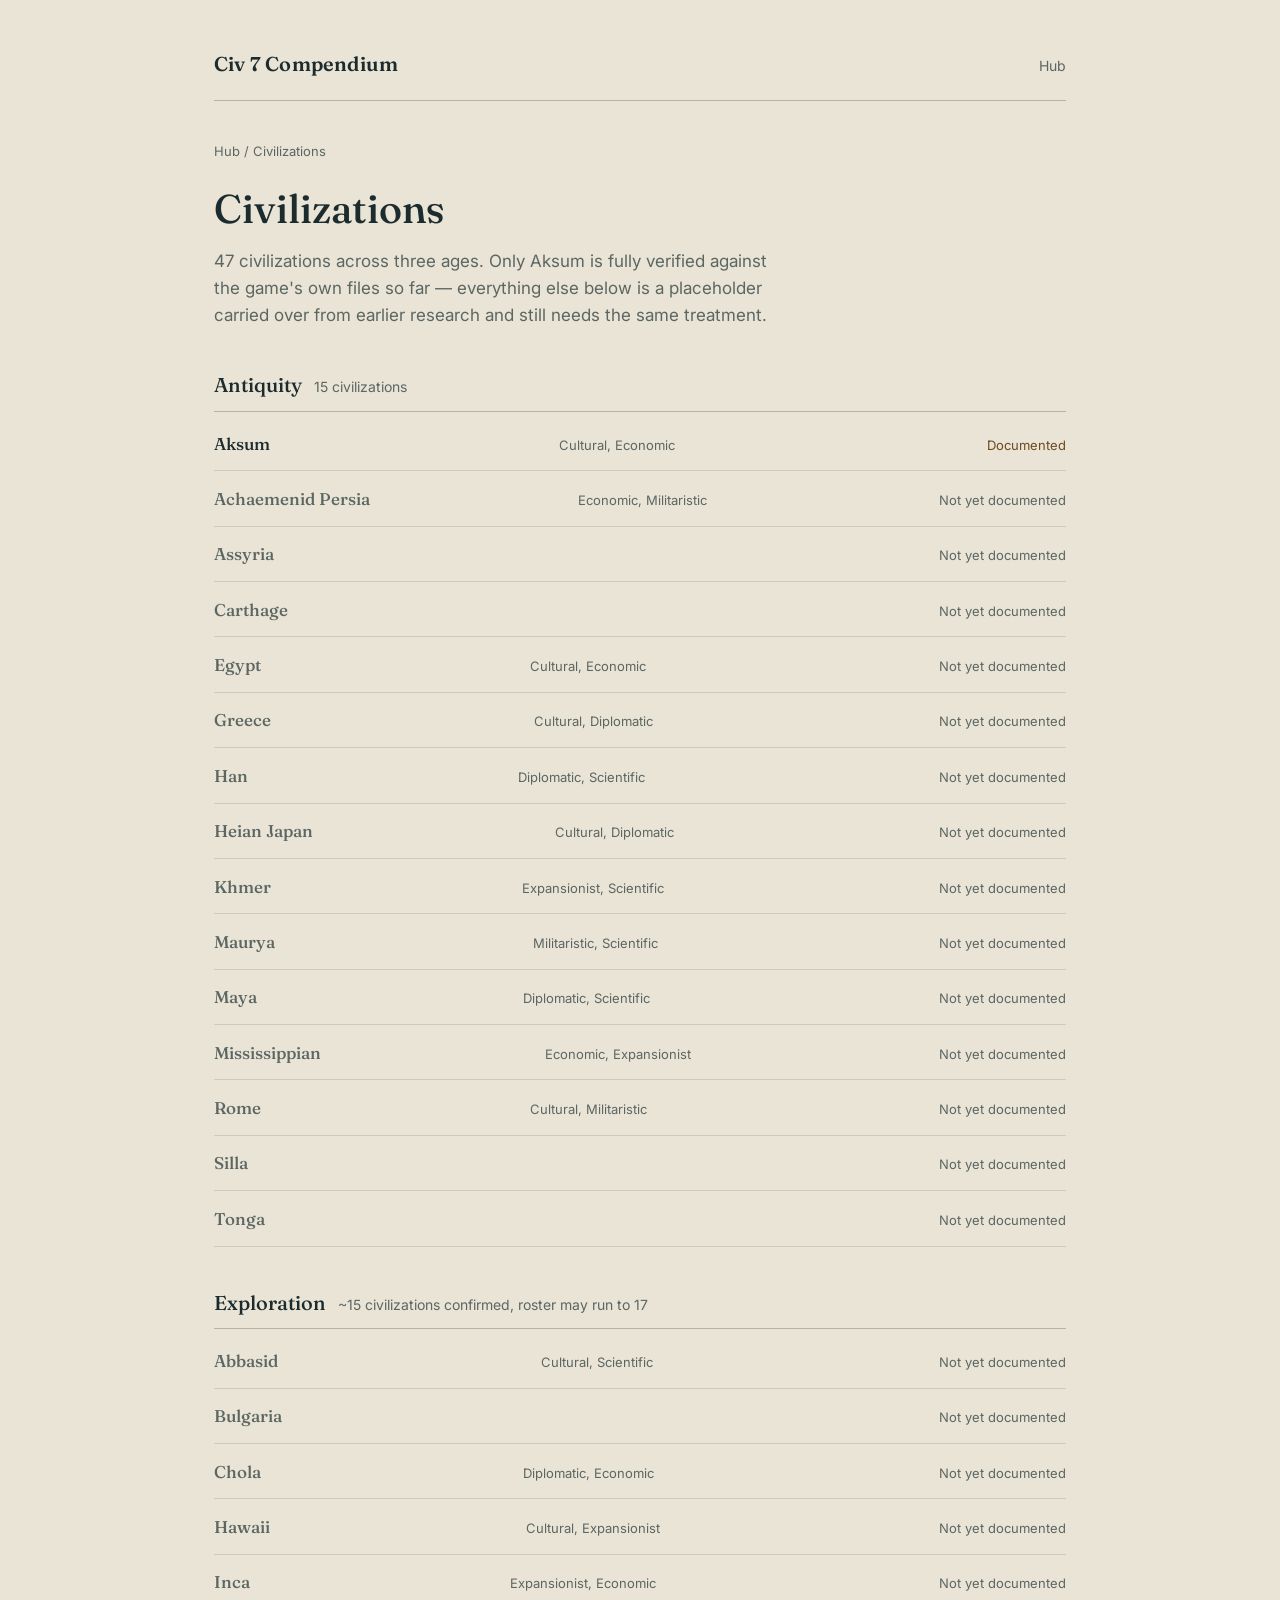
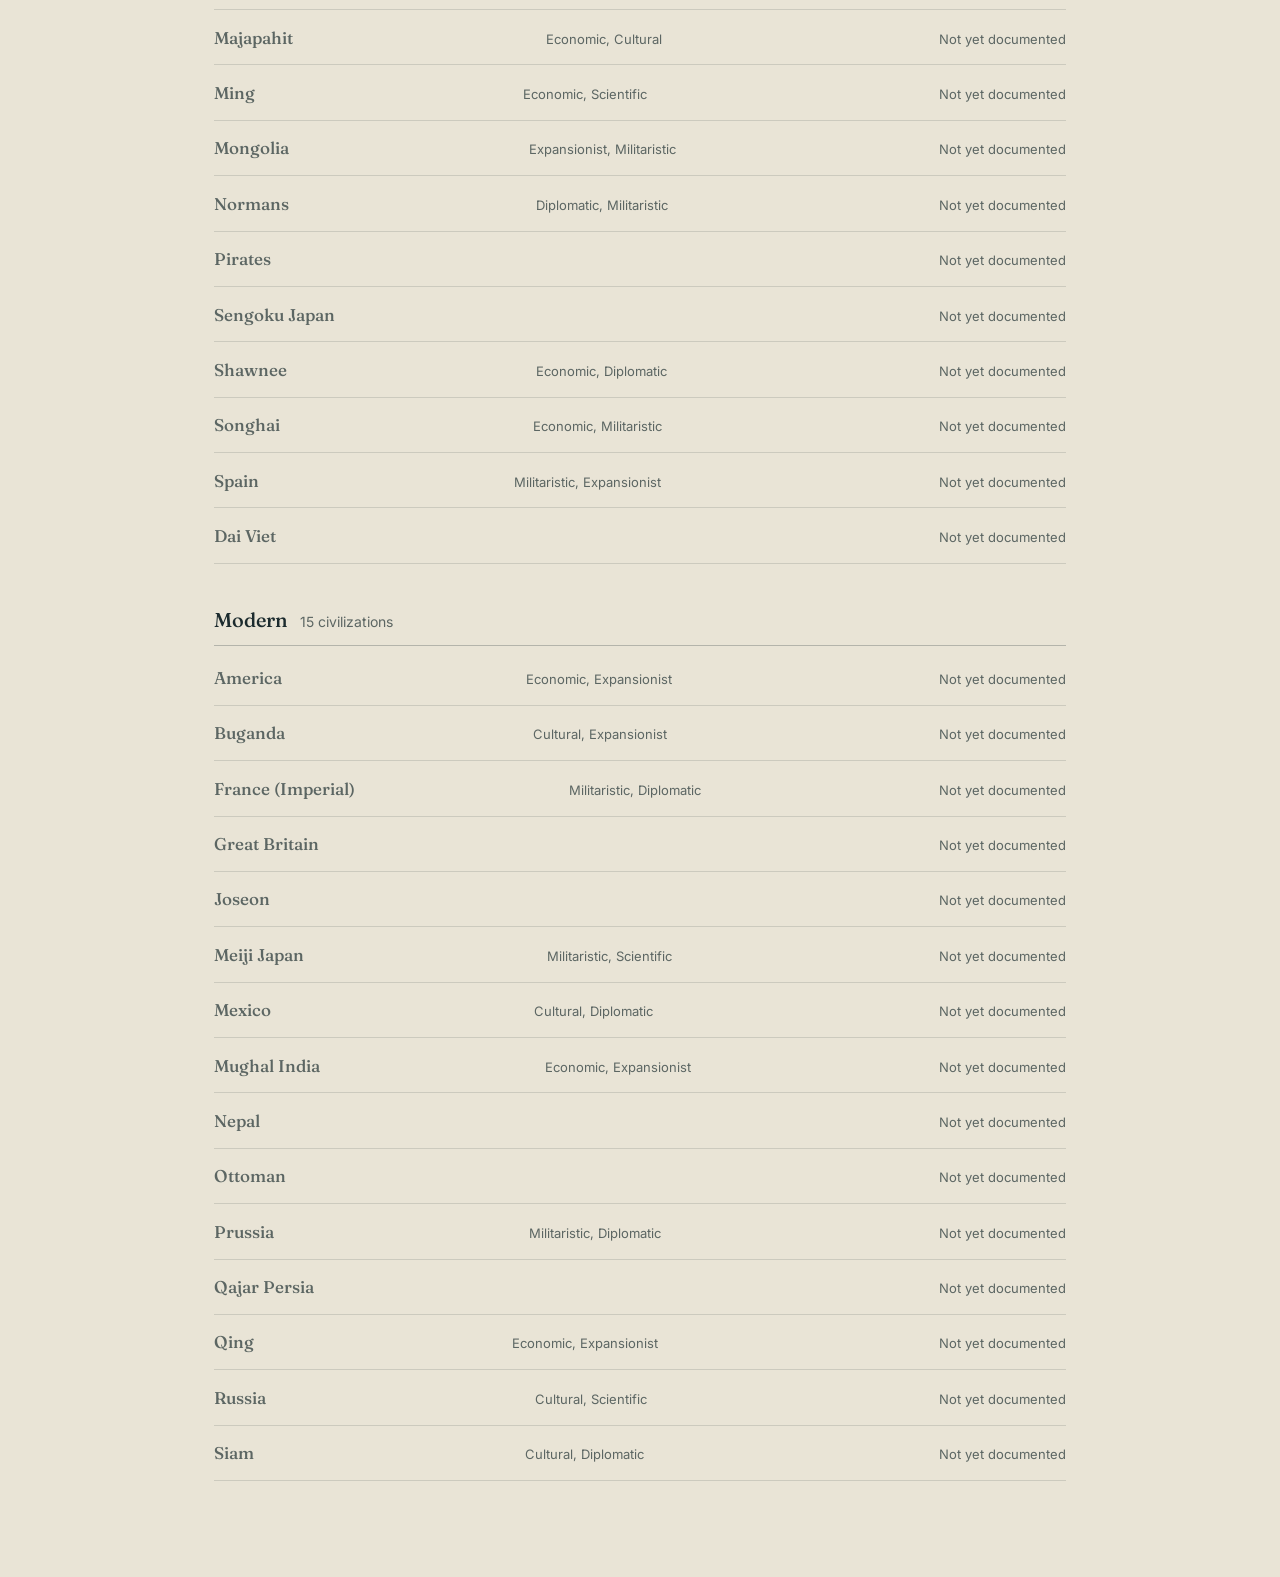
<file: index.html>
<!DOCTYPE html>
<html lang="en">
<head>
<meta charset="UTF-8">
<meta name="viewport" content="width=device-width, initial-scale=1.0">
<title>Civilizations — Civ 7 Compendium</title>
<link rel="stylesheet" href="../styles.css">
</head>
<body>
<div class="wrap">

  <header class="site-header">
    <div class="mark">Civ 7 Compendium</div>
    <nav>
      <a href="../index.html">Hub</a>
    </nav>
  </header>

  <p class="crumb"><a href="../index.html">Hub</a> / Civilizations</p>

  <div class="hero">
    <h1>Civilizations</h1>
    <p>47 civilizations across three ages. Only Aksum is fully verified against the game's own files so far — everything else below is a placeholder carried over from earlier research and still needs the same treatment.</p>
  </div>

  <div class="age-group">
    <h2>Antiquity <span class="age-note">15 civilizations</span></h2>
    <div class="civ-list">
      <a class="civ-row done" href="aksum.html">
        <span class="name">Aksum</span>
        <span class="tags">Cultural, Economic</span>
        <span class="status">Documented</span>
      </a>
      <div class="civ-row pending"><span class="name">Achaemenid Persia</span><span class="tags">Economic, Militaristic</span><span class="status">Not yet documented</span></div>
      <div class="civ-row pending"><span class="name">Assyria</span><span class="tags"></span><span class="status">Not yet documented</span></div>
      <div class="civ-row pending"><span class="name">Carthage</span><span class="tags"></span><span class="status">Not yet documented</span></div>
      <div class="civ-row pending"><span class="name">Egypt</span><span class="tags">Cultural, Economic</span><span class="status">Not yet documented</span></div>
      <div class="civ-row pending"><span class="name">Greece</span><span class="tags">Cultural, Diplomatic</span><span class="status">Not yet documented</span></div>
      <div class="civ-row pending"><span class="name">Han</span><span class="tags">Diplomatic, Scientific</span><span class="status">Not yet documented</span></div>
      <div class="civ-row pending"><span class="name">Heian Japan</span><span class="tags">Cultural, Diplomatic</span><span class="status">Not yet documented</span></div>
      <div class="civ-row pending"><span class="name">Khmer</span><span class="tags">Expansionist, Scientific</span><span class="status">Not yet documented</span></div>
      <div class="civ-row pending"><span class="name">Maurya</span><span class="tags">Militaristic, Scientific</span><span class="status">Not yet documented</span></div>
      <div class="civ-row pending"><span class="name">Maya</span><span class="tags">Diplomatic, Scientific</span><span class="status">Not yet documented</span></div>
      <div class="civ-row pending"><span class="name">Mississippian</span><span class="tags">Economic, Expansionist</span><span class="status">Not yet documented</span></div>
      <div class="civ-row pending"><span class="name">Rome</span><span class="tags">Cultural, Militaristic</span><span class="status">Not yet documented</span></div>
      <div class="civ-row pending"><span class="name">Silla</span><span class="tags"></span><span class="status">Not yet documented</span></div>
      <div class="civ-row pending"><span class="name">Tonga</span><span class="tags"></span><span class="status">Not yet documented</span></div>
    </div>
  </div>

  <div class="age-group">
    <h2>Exploration <span class="age-note">~15 civilizations confirmed, roster may run to 17</span></h2>
    <div class="civ-list">
      <div class="civ-row pending"><span class="name">Abbasid</span><span class="tags">Cultural, Scientific</span><span class="status">Not yet documented</span></div>
      <div class="civ-row pending"><span class="name">Bulgaria</span><span class="tags"></span><span class="status">Not yet documented</span></div>
      <div class="civ-row pending"><span class="name">Chola</span><span class="tags">Diplomatic, Economic</span><span class="status">Not yet documented</span></div>
      <div class="civ-row pending"><span class="name">Hawaii</span><span class="tags">Cultural, Expansionist</span><span class="status">Not yet documented</span></div>
      <div class="civ-row pending"><span class="name">Inca</span><span class="tags">Expansionist, Economic</span><span class="status">Not yet documented</span></div>
      <div class="civ-row pending"><span class="name">Majapahit</span><span class="tags">Economic, Cultural</span><span class="status">Not yet documented</span></div>
      <div class="civ-row pending"><span class="name">Ming</span><span class="tags">Economic, Scientific</span><span class="status">Not yet documented</span></div>
      <div class="civ-row pending"><span class="name">Mongolia</span><span class="tags">Expansionist, Militaristic</span><span class="status">Not yet documented</span></div>
      <div class="civ-row pending"><span class="name">Normans</span><span class="tags">Diplomatic, Militaristic</span><span class="status">Not yet documented</span></div>
      <div class="civ-row pending"><span class="name">Pirates</span><span class="tags"></span><span class="status">Not yet documented</span></div>
      <div class="civ-row pending"><span class="name">Sengoku Japan</span><span class="tags"></span><span class="status">Not yet documented</span></div>
      <div class="civ-row pending"><span class="name">Shawnee</span><span class="tags">Economic, Diplomatic</span><span class="status">Not yet documented</span></div>
      <div class="civ-row pending"><span class="name">Songhai</span><span class="tags">Economic, Militaristic</span><span class="status">Not yet documented</span></div>
      <div class="civ-row pending"><span class="name">Spain</span><span class="tags">Militaristic, Expansionist</span><span class="status">Not yet documented</span></div>
      <div class="civ-row pending"><span class="name">Dai Viet</span><span class="tags"></span><span class="status">Not yet documented</span></div>
    </div>
  </div>

  <div class="age-group">
    <h2>Modern <span class="age-note">15 civilizations</span></h2>
    <div class="civ-list">
      <div class="civ-row pending"><span class="name">America</span><span class="tags">Economic, Expansionist</span><span class="status">Not yet documented</span></div>
      <div class="civ-row pending"><span class="name">Buganda</span><span class="tags">Cultural, Expansionist</span><span class="status">Not yet documented</span></div>
      <div class="civ-row pending"><span class="name">France (Imperial)</span><span class="tags">Militaristic, Diplomatic</span><span class="status">Not yet documented</span></div>
      <div class="civ-row pending"><span class="name">Great Britain</span><span class="tags"></span><span class="status">Not yet documented</span></div>
      <div class="civ-row pending"><span class="name">Joseon</span><span class="tags"></span><span class="status">Not yet documented</span></div>
      <div class="civ-row pending"><span class="name">Meiji Japan</span><span class="tags">Militaristic, Scientific</span><span class="status">Not yet documented</span></div>
      <div class="civ-row pending"><span class="name">Mexico</span><span class="tags">Cultural, Diplomatic</span><span class="status">Not yet documented</span></div>
      <div class="civ-row pending"><span class="name">Mughal India</span><span class="tags">Economic, Expansionist</span><span class="status">Not yet documented</span></div>
      <div class="civ-row pending"><span class="name">Nepal</span><span class="tags"></span><span class="status">Not yet documented</span></div>
      <div class="civ-row pending"><span class="name">Ottoman</span><span class="tags"></span><span class="status">Not yet documented</span></div>
      <div class="civ-row pending"><span class="name">Prussia</span><span class="tags">Militaristic, Diplomatic</span><span class="status">Not yet documented</span></div>
      <div class="civ-row pending"><span class="name">Qajar Persia</span><span class="tags"></span><span class="status">Not yet documented</span></div>
      <div class="civ-row pending"><span class="name">Qing</span><span class="tags">Economic, Expansionist</span><span class="status">Not yet documented</span></div>
      <div class="civ-row pending"><span class="name">Russia</span><span class="tags">Cultural, Scientific</span><span class="status">Not yet documented</span></div>
      <div class="civ-row pending"><span class="name">Siam</span><span class="tags">Cultural, Diplomatic</span><span class="status">Not yet documented</span></div>
    </div>
  </div>

</div>
</body>
</html>
</file>
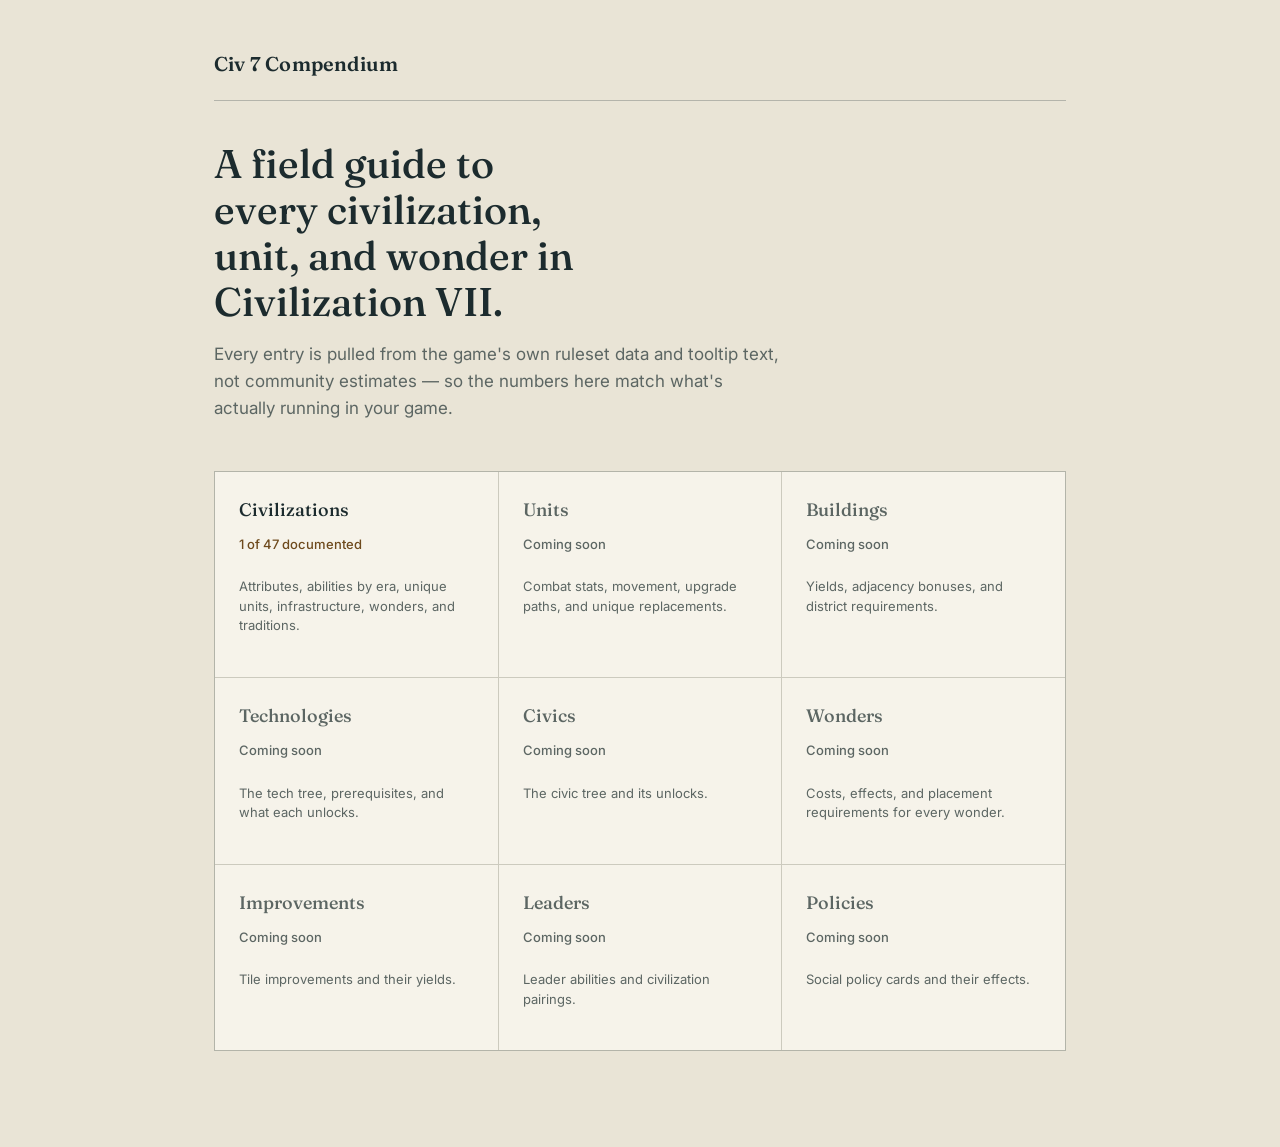
<file: civ7/index.html>
<!DOCTYPE html>
<html lang="en">
<head>
<meta charset="UTF-8">
<meta name="viewport" content="width=device-width, initial-scale=1.0">
<title>Civ 7 Compendium</title>
<link rel="stylesheet" href="styles.css">
</head>
<body>
<div class="wrap">

  <header class="site-header">
    <div class="mark">Civ 7 Compendium</div>
  </header>

  <div class="hero">
    <h1>A field guide to every civilization, unit, and wonder in Civilization VII.</h1>
    <p>Every entry is pulled from the game's own ruleset data and tooltip text, not community estimates — so the numbers here match what's actually running in your game.</p>
  </div>

  <div class="category-grid">

<a class="category-tile active" href="Civilizations/overview.html">      <h3>Civilizations</h3>
      <span class="count">1 of 47 documented</span>
      <p class="desc">Attributes, abilities by era, unique units, infrastructure, wonders, and traditions.</p>
    </a>

    <div class="category-tile pending">
      <h3>Units</h3>
      <span class="count">Coming soon</span>
      <p class="desc">Combat stats, movement, upgrade paths, and unique replacements.</p>
    </div>

    <div class="category-tile pending">
      <h3>Buildings</h3>
      <span class="count">Coming soon</span>
      <p class="desc">Yields, adjacency bonuses, and district requirements.</p>
    </div>

    <div class="category-tile pending">
      <h3>Technologies</h3>
      <span class="count">Coming soon</span>
      <p class="desc">The tech tree, prerequisites, and what each unlocks.</p>
    </div>

    <div class="category-tile pending">
      <h3>Civics</h3>
      <span class="count">Coming soon</span>
      <p class="desc">The civic tree and its unlocks.</p>
    </div>

    <div class="category-tile pending">
      <h3>Wonders</h3>
      <span class="count">Coming soon</span>
      <p class="desc">Costs, effects, and placement requirements for every wonder.</p>
    </div>

    <div class="category-tile pending">
      <h3>Improvements</h3>
      <span class="count">Coming soon</span>
      <p class="desc">Tile improvements and their yields.</p>
    </div>

    <div class="category-tile pending">
      <h3>Leaders</h3>
      <span class="count">Coming soon</span>
      <p class="desc">Leader abilities and civilization pairings.</p>
    </div>

    <div class="category-tile pending">
      <h3>Policies</h3>
      <span class="count">Coming soon</span>
      <p class="desc">Social policy cards and their effects.</p>
    </div>

  </div>

</div>
</body>
</html>
</file>
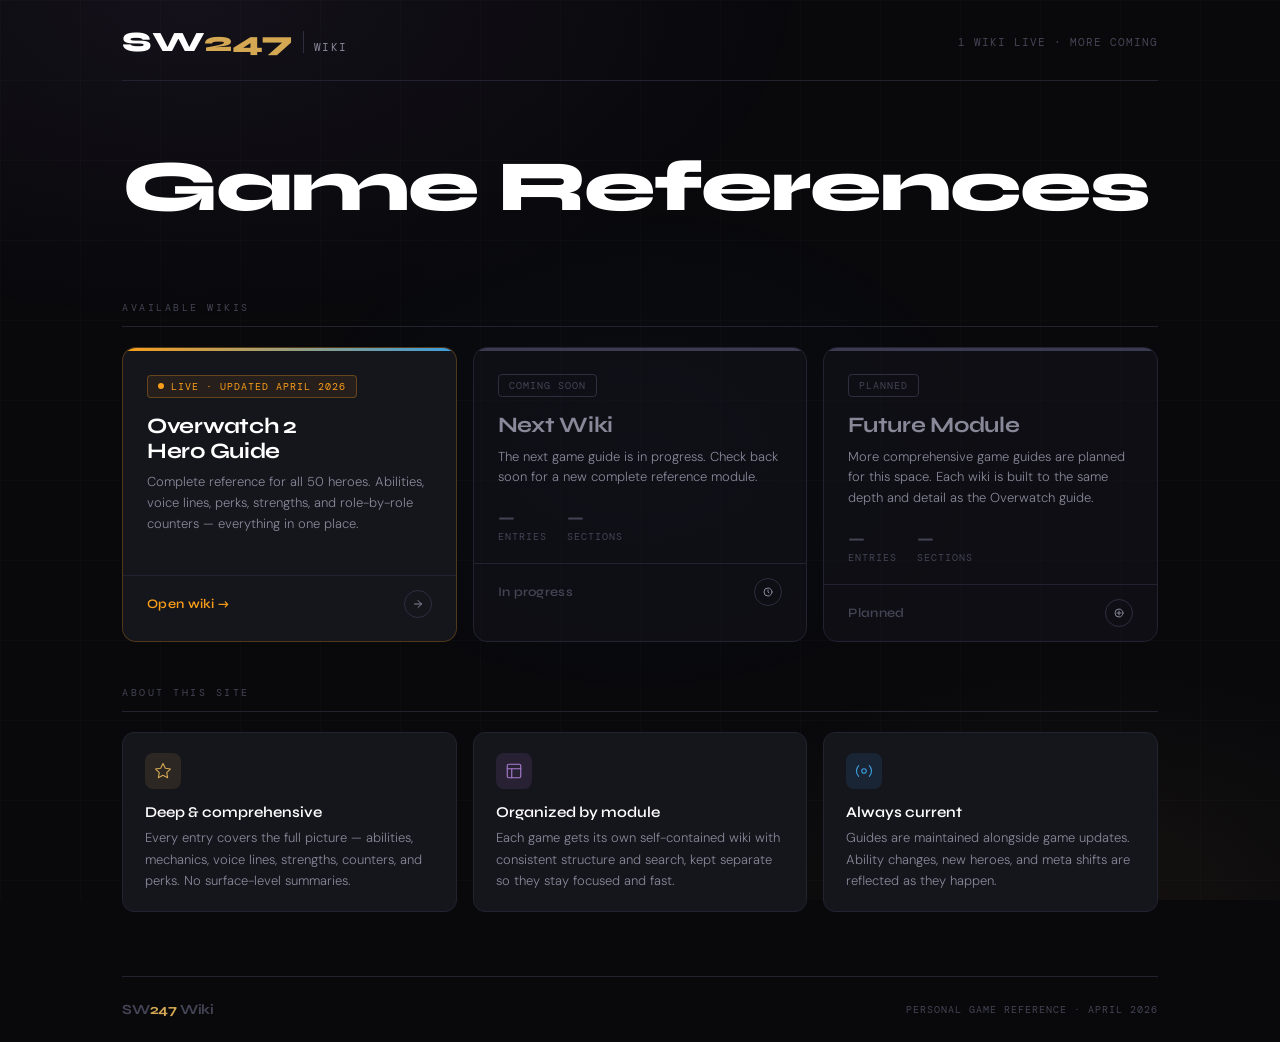
<file: sw247-wiki-hub.html>
<!DOCTYPE html>
<html lang="en">
<head>
<meta charset="UTF-8">
<meta name="viewport" content="width=device-width, initial-scale=1.0">
<title>SW247 Wiki — Game Guides Hub</title>
<link rel="preconnect" href="https://fonts.googleapis.com">
<link href="https://fonts.googleapis.com/css2?family=Syne:wght@400;500;600;700;800&family=DM+Sans:ital,wght@0,300;0,400;0,500;1,300;1,400&family=DM+Mono:wght@400;500&display=swap" rel="stylesheet">
<style>
*,*::before,*::after{box-sizing:border-box;margin:0;padding:0}

:root{
  --bg:#09090c;
  --surface:#111116;
  --card:#15151c;
  --card-hover:#1a1a24;
  --border:#222230;
  --border2:#2e2e40;
  --text:#e2e2ec;
  --muted:#888899;
  --faint:#444455;
  --accent:#d4a853;
  --accent2:#a87cd0;

  /* game colors */
  --ow-orange:#f99e1a;
  --ow-blue:#3b9ede;
  --coming-soon:#3a3a50;
}

body{
  font-family:'DM Sans',sans-serif;
  background:var(--bg);
  color:var(--text);
  min-height:100vh;
  overflow-x:hidden;
}

/* ── BACKGROUND TEXTURE ── */
body::before{
  content:'';
  position:fixed;
  inset:0;
  background:
    radial-gradient(ellipse 80% 60% at 15% 0%, rgba(168,124,208,0.07) 0%, transparent 60%),
    radial-gradient(ellipse 60% 50% at 85% 100%, rgba(212,168,83,0.06) 0%, transparent 55%),
    radial-gradient(ellipse 40% 40% at 50% 50%, rgba(59,158,222,0.03) 0%, transparent 70%);
  pointer-events:none;
  z-index:0;
}

/* ── GRID LINES ── */
body::after{
  content:'';
  position:fixed;
  inset:0;
  background-image:
    linear-gradient(rgba(255,255,255,0.018) 1px, transparent 1px),
    linear-gradient(90deg, rgba(255,255,255,0.018) 1px, transparent 1px);
  background-size:80px 80px;
  pointer-events:none;
  z-index:0;
}

/* ── LAYOUT ── */
.wrap{
  position:relative;
  z-index:1;
  max-width:1100px;
  margin:0 auto;
  padding:0 32px;
}

/* ── HEADER ── */
.site-header{
  border-bottom:1px solid var(--border);
  padding:28px 0 24px;
  display:flex;
  align-items:center;
  justify-content:space-between;
  gap:24px;
  flex-wrap:wrap;
}

.logo{
  display:flex;
  align-items:baseline;
  gap:10px;
}

.logo-mark{
  font-family:'Syne',sans-serif;
  font-size:28px;
  font-weight:800;
  letter-spacing:-0.5px;
  color:#fff;
  line-height:1;
}

.logo-mark span{
  color:var(--accent);
}

.logo-divider{
  width:1px;
  height:22px;
  background:var(--border2);
  align-self:center;
}

.logo-subtitle{
  font-family:'DM Mono',monospace;
  font-size:11px;
  font-weight:400;
  color:var(--muted);
  letter-spacing:1.5px;
  text-transform:uppercase;
}

.header-meta{
  display:flex;
  align-items:center;
  gap:20px;
}

.wiki-count{
  font-family:'DM Mono',monospace;
  font-size:11px;
  color:var(--faint);
  letter-spacing:1px;
  text-transform:uppercase;
}

/* ── HERO SECTION ── */
.hero{
  padding:72px 0 56px;
  position:relative;
}

.hero-eyebrow{
  font-family:'DM Mono',monospace;
  font-size:11px;
  letter-spacing:2px;
  text-transform:uppercase;
  color:var(--accent);
  margin-bottom:20px;
}

.hero-heading{
  font-family:'Syne',sans-serif;
  font-size:clamp(42px, 6vw, 72px);
  font-weight:800;
  line-height:0.95;
  letter-spacing:-2px;
  color:#fff;
  margin-bottom:24px;
}

.hero-heading em{
  font-style:normal;
  color:var(--muted);
}

.hero-body{
  font-size:16px;
  color:var(--muted);
  max-width:520px;
  line-height:1.7;
  font-weight:300;
}

/* ── SECTION LABEL ── */
.section-label{
  font-family:'DM Mono',monospace;
  font-size:10px;
  letter-spacing:2.5px;
  text-transform:uppercase;
  color:var(--faint);
  margin-bottom:20px;
  padding-bottom:12px;
  border-bottom:1px solid var(--border);
  display:flex;
  align-items:center;
  gap:12px;
}

.section-label::after{
  content:'';
  flex:1;
}

/* ── WIKI GRID ── */
.wikis-section{
  padding-bottom:32px;
}

.wiki-grid{
  display:grid;
  grid-template-columns:repeat(auto-fill, minmax(300px, 1fr));
  gap:16px;
}

/* ── WIKI CARD (active) ── */
.wiki-card{
  background:var(--card);
  border:1px solid var(--border);
  border-radius:14px;
  overflow:hidden;
  text-decoration:none;
  display:block;
  transition:border-color 0.2s, transform 0.2s, background 0.2s;
  position:relative;
  cursor:pointer;
}

.wiki-card:hover{
  background:var(--card-hover);
  transform:translateY(-3px);
}

.wiki-card--ow{
  border-color:rgba(249,158,26,0.25);
}

.wiki-card--ow:hover{
  border-color:rgba(249,158,26,0.55);
}

.wiki-card--ow .card-accent-bar{
  background:linear-gradient(90deg, var(--ow-orange), var(--ow-blue));
}

.card-accent-bar{
  height:3px;
  width:100%;
}

.card-inner{
  padding:22px 24px 20px;
}

.card-game-tag{
  display:inline-flex;
  align-items:center;
  gap:7px;
  font-family:'DM Mono',monospace;
  font-size:10px;
  letter-spacing:1px;
  text-transform:uppercase;
  padding:4px 10px;
  border-radius:4px;
  border:1px solid;
  margin-bottom:16px;
}

.card-game-tag--ow{
  color:var(--ow-orange);
  border-color:rgba(249,158,26,0.3);
  background:rgba(249,158,26,0.08);
}

.tag-dot{
  width:6px;
  height:6px;
  border-radius:50%;
  background:currentColor;
  animation:pulse 2.2s ease-in-out infinite;
}

@keyframes pulse{
  0%,100%{opacity:1;transform:scale(1)}
  50%{opacity:0.5;transform:scale(0.75)}
}

.card-title{
  font-family:'Syne',sans-serif;
  font-size:22px;
  font-weight:700;
  color:#fff;
  line-height:1.15;
  letter-spacing:-0.3px;
  margin-bottom:8px;
}

.card-description{
  font-size:13px;
  color:var(--muted);
  line-height:1.6;
  font-weight:300;
  margin-bottom:20px;
}

.card-stats{
  display:flex;
  gap:20px;
  flex-wrap:wrap;
}

.card-stat{
  display:flex;
  flex-direction:column;
  gap:2px;
}

.card-stat-value{
  font-family:'Syne',sans-serif;
  font-size:20px;
  font-weight:700;
  color:#fff;
  line-height:1;
}

.card-stat-label{
  font-family:'DM Mono',monospace;
  font-size:10px;
  letter-spacing:1px;
  text-transform:uppercase;
  color:var(--faint);
}

.card-footer{
  border-top:1px solid var(--border);
  padding:14px 24px;
  display:flex;
  align-items:center;
  justify-content:space-between;
}

.card-cta{
  font-family:'Syne',sans-serif;
  font-size:13px;
  font-weight:600;
  letter-spacing:0.3px;
}

.wiki-card--ow .card-cta{
  color:var(--ow-orange);
}

.card-arrow{
  width:28px;
  height:28px;
  border-radius:50%;
  border:1px solid var(--border2);
  display:flex;
  align-items:center;
  justify-content:center;
  transition:border-color 0.2s, transform 0.2s;
}

.wiki-card:hover .card-arrow{
  transform:translate(2px, -2px);
}

.wiki-card--ow:hover .card-arrow{
  border-color:rgba(249,158,26,0.4);
}

.card-arrow svg{
  width:12px;
  height:12px;
  stroke:var(--muted);
  fill:none;
  stroke-width:2;
  stroke-linecap:round;
  stroke-linejoin:round;
}

/* ── COMING SOON CARDS ── */
.wiki-card--soon{
  background:rgba(21,21,28,0.5);
  border-color:var(--border);
  cursor:default;
  pointer-events:none;
}

.wiki-card--soon:hover{
  transform:none;
  background:rgba(21,21,28,0.5);
}

.wiki-card--soon .card-accent-bar{
  background:var(--coming-soon);
}

.soon-badge{
  display:inline-flex;
  align-items:center;
  gap:7px;
  font-family:'DM Mono',monospace;
  font-size:10px;
  letter-spacing:1px;
  text-transform:uppercase;
  padding:4px 10px;
  border-radius:4px;
  border:1px solid var(--border2);
  color:var(--faint);
  background:transparent;
  margin-bottom:16px;
}

.wiki-card--soon .card-title{
  color:var(--muted);
}

.wiki-card--soon .card-stat-value{
  color:var(--faint);
}

.wiki-card--soon .card-cta{
  color:var(--faint);
}

/* ── ABOUT SECTION ── */
.about-section{
  padding:12px 0 64px;
}

.about-grid{
  display:grid;
  grid-template-columns:1fr 1fr 1fr;
  gap:16px;
}

@media(max-width:680px){
  .about-grid{grid-template-columns:1fr}
}

.about-block{
  background:var(--card);
  border:1px solid var(--border);
  border-radius:12px;
  padding:20px 22px;
}

.about-icon{
  width:36px;
  height:36px;
  border-radius:8px;
  display:flex;
  align-items:center;
  justify-content:center;
  margin-bottom:14px;
}

.about-icon svg{
  width:18px;
  height:18px;
  stroke:currentColor;
  fill:none;
  stroke-width:1.5;
  stroke-linecap:round;
  stroke-linejoin:round;
}

.about-icon--gold{background:rgba(212,168,83,0.12);color:var(--accent)}
.about-icon--purple{background:rgba(168,124,208,0.12);color:var(--accent2)}
.about-icon--blue{background:rgba(59,158,222,0.12);color:var(--ow-blue)}

.about-title{
  font-family:'Syne',sans-serif;
  font-size:15px;
  font-weight:600;
  color:#fff;
  margin-bottom:6px;
}

.about-body{
  font-size:13px;
  color:var(--muted);
  line-height:1.65;
  font-weight:300;
}

/* ── FOOTER ── */
footer{
  border-top:1px solid var(--border);
  padding:24px 0;
  display:flex;
  align-items:center;
  justify-content:space-between;
  flex-wrap:wrap;
  gap:12px;
}

.footer-brand{
  font-family:'Syne',sans-serif;
  font-size:14px;
  font-weight:700;
  color:var(--faint);
  letter-spacing:-0.2px;
}

.footer-brand span{color:var(--accent)}

.footer-note{
  font-family:'DM Mono',monospace;
  font-size:10px;
  letter-spacing:1px;
  text-transform:uppercase;
  color:var(--faint);
}

/* ── SCROLL REVEAL ── */
.reveal{
  opacity:0;
  transform:translateY(20px);
  transition:opacity 0.5s ease, transform 0.5s ease;
}

.reveal.visible{
  opacity:1;
  transform:none;
}

/* stagger delays */
.reveal:nth-child(1){transition-delay:0s}
.reveal:nth-child(2){transition-delay:0.07s}
.reveal:nth-child(3){transition-delay:0.14s}
.reveal:nth-child(4){transition-delay:0.21s}
.reveal:nth-child(5){transition-delay:0.28s}
.reveal:nth-child(6){transition-delay:0.35s}

</style>
</head>
<body>

<div class="wrap">

  <!-- HEADER -->
  <header class="site-header">
    <div class="logo">
      <div class="logo-mark">SW<span>247</span></div>
      <div class="logo-divider"></div>
      <div class="logo-subtitle">Wiki</div>
    </div>
    <div class="header-meta">
      <div class="wiki-count">1 wiki live · more coming</div>
    </div>
  </header>

  <!-- HERO -->
  <section class="hero">
    <h1 class="hero-heading">Game References</h1>
  </section>

  <!-- WIKIS -->
  <section class="wikis-section">
    <div class="section-label">Available Wikis</div>

    <div class="wiki-grid">

      <!-- OVERWATCH — LIVE -->
      <a class="wiki-card wiki-card--ow reveal" href="overwatch_hero_guide_full.html">
        <div class="card-accent-bar"></div>
        <div class="card-inner">
          <div class="card-game-tag card-game-tag--ow">
            <span class="tag-dot"></span>
            Live · Updated April 2026
          </div>
          <div class="card-title">Overwatch 2<br>Hero Guide</div>
          <div class="card-description">Complete reference for all 50 heroes. Abilities, voice lines, perks, strengths, and role-by-role counters — everything in one place.</div>
        </div>
        <div class="card-footer">
          <span class="card-cta">Open wiki →</span>
          <div class="card-arrow">
            <svg viewBox="0 0 24 24"><line x1="5" y1="12" x2="19" y2="12"/><polyline points="12 5 19 12 12 19"/></svg>
          </div>
        </div>
      </a>

      <!-- COMING SOON SLOTS -->
      <div class="wiki-card wiki-card--soon reveal">
        <div class="card-accent-bar"></div>
        <div class="card-inner">
          <div class="soon-badge">Coming soon</div>
          <div class="card-title">Next Wiki</div>
          <div class="card-description">The next game guide is in progress. Check back soon for a new complete reference module.</div>
          <div class="card-stats">
            <div class="card-stat">
              <span class="card-stat-value">—</span>
              <span class="card-stat-label">Entries</span>
            </div>
            <div class="card-stat">
              <span class="card-stat-value">—</span>
              <span class="card-stat-label">Sections</span>
            </div>
          </div>
        </div>
        <div class="card-footer">
          <span class="card-cta">In progress</span>
          <div class="card-arrow">
            <svg viewBox="0 0 24 24"><circle cx="12" cy="12" r="8"/><polyline points="12 8 12 12 14 14"/></svg>
          </div>
        </div>
      </div>

      <div class="wiki-card wiki-card--soon reveal">
        <div class="card-accent-bar"></div>
        <div class="card-inner">
          <div class="soon-badge">Planned</div>
          <div class="card-title">Future Module</div>
          <div class="card-description">More comprehensive game guides are planned for this space. Each wiki is built to the same depth and detail as the Overwatch guide.</div>
          <div class="card-stats">
            <div class="card-stat">
              <span class="card-stat-value">—</span>
              <span class="card-stat-label">Entries</span>
            </div>
            <div class="card-stat">
              <span class="card-stat-value">—</span>
              <span class="card-stat-label">Sections</span>
            </div>
          </div>
        </div>
        <div class="card-footer">
          <span class="card-cta">Planned</span>
          <div class="card-arrow">
            <svg viewBox="0 0 24 24"><circle cx="12" cy="12" r="8"/><line x1="12" y1="8" x2="12" y2="16"/><line x1="8" y1="12" x2="16" y2="12"/></svg>
          </div>
        </div>
      </div>

    </div>
  </section>

  <!-- ABOUT -->
  <section class="about-section">
    <div class="section-label">About this site</div>
    <div class="about-grid">

      <div class="about-block reveal">
        <div class="about-icon about-icon--gold">
          <svg viewBox="0 0 24 24"><path d="M12 2L15.09 8.26L22 9.27L17 14.14L18.18 21.02L12 17.77L5.82 21.02L7 14.14L2 9.27L8.91 8.26L12 2Z"/></svg>
        </div>
        <div class="about-title">Deep & comprehensive</div>
        <div class="about-body">Every entry covers the full picture — abilities, mechanics, voice lines, strengths, counters, and perks. No surface-level summaries.</div>
      </div>

      <div class="about-block reveal">
        <div class="about-icon about-icon--purple">
          <svg viewBox="0 0 24 24"><rect x="3" y="3" width="18" height="18" rx="2"/><path d="M3 9h18M9 21V9"/></svg>
        </div>
        <div class="about-title">Organized by module</div>
        <div class="about-body">Each game gets its own self-contained wiki with consistent structure and search, kept separate so they stay focused and fast.</div>
      </div>

      <div class="about-block reveal">
        <div class="about-icon about-icon--blue">
          <svg viewBox="0 0 24 24"><circle cx="12" cy="12" r="3"/><path d="M19.07 4.93a10 10 0 0 1 0 14.14M4.93 4.93a10 10 0 0 0 0 14.14"/></svg>
        </div>
        <div class="about-title">Always current</div>
        <div class="about-body">Guides are maintained alongside game updates. Ability changes, new heroes, and meta shifts are reflected as they happen.</div>
      </div>

    </div>
  </section>

  <!-- FOOTER -->
  <footer>
    <div class="footer-brand">SW<span>247</span> Wiki</div>
    <div class="footer-note">Personal game reference · April 2026</div>
  </footer>

</div><!-- /wrap -->

<script>
const obs = new IntersectionObserver(entries => {
  entries.forEach(e => {
    if(e.isIntersecting) e.target.classList.add('visible');
  });
},{threshold:0.1});
document.querySelectorAll('.reveal').forEach(el => obs.observe(el));
</script>

</body>
</html>
</file>
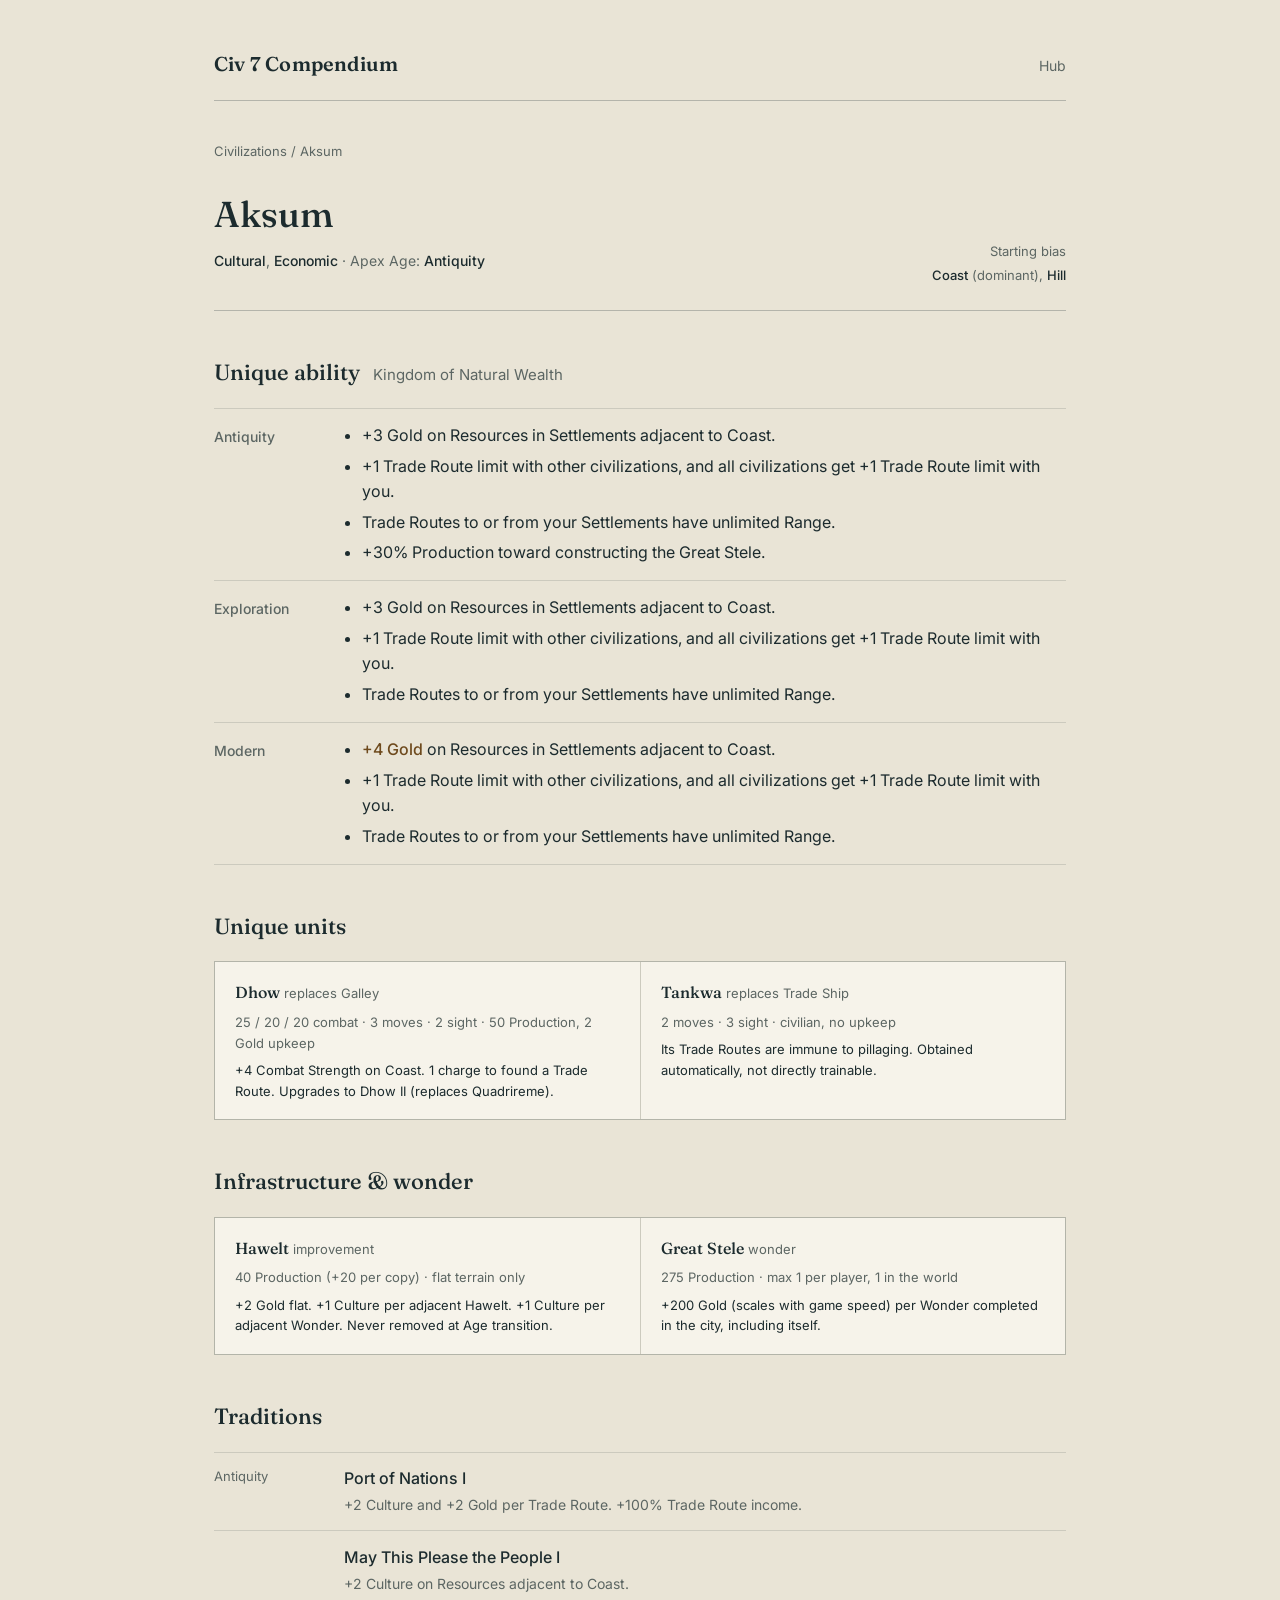
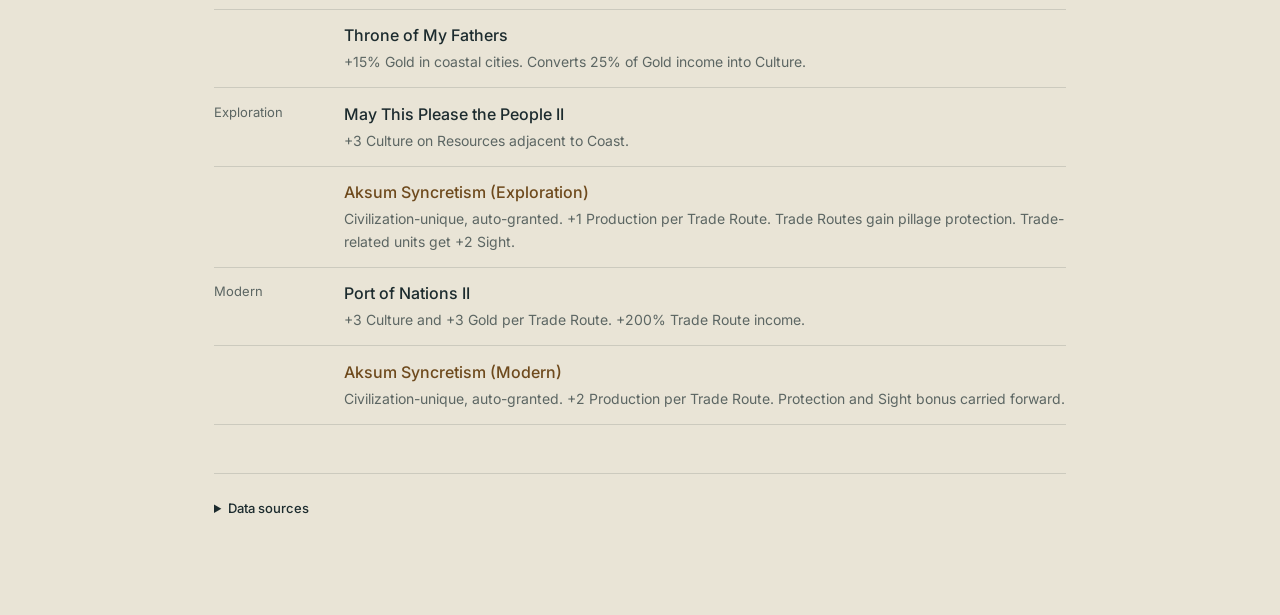
<file: civ7/Civilizations/aksum.html>
<!DOCTYPE html>
<html lang="en">
<head>
<meta charset="UTF-8">
<meta name="viewport" content="width=device-width, initial-scale=1.0">
<title>Aksum — Civ 7 Compendium</title>
<link rel="stylesheet" href="../styles.css">
</head>
<body>
<div class="wrap">

  <header class="site-header">
    <div class="mark">Civ 7 Compendium</div>
    <nav>
      <a href="../index.html">Hub</a>
    </nav>
  </header>

  <p class="crumb"><a href="overview.html">Civilizations</a> / Aksum</p>

  <div class="civ-header">
    <div>
      <h1>Aksum</h1>
      <p class="civ-meta"><strong>Cultural</strong>, <strong>Economic</strong> · Apex Age: <strong>Antiquity</strong></p>
    </div>
    <div class="bias-block">
      <span class="label">Starting bias</span>
      <strong>Coast</strong> (dominant), <strong>Hill</strong>
    </div>
  </div>

  <section class="block">
    <h2>Unique ability <span class="sub">Kingdom of Natural Wealth</span></h2>

    <div class="era-row">
      <div class="era-name">Antiquity</div>
      <ul>
        <li>+3 Gold on Resources in Settlements adjacent to Coast.</li>
        <li>+1 Trade Route limit with other civilizations, and all civilizations get +1 Trade Route limit with you.</li>
        <li>Trade Routes to or from your Settlements have unlimited Range.</li>
        <li>+30% Production toward constructing the Great Stele.</li>
      </ul>
    </div>

    <div class="era-row">
      <div class="era-name">Exploration</div>
      <ul>
        <li>+3 Gold on Resources in Settlements adjacent to Coast.</li>
        <li>+1 Trade Route limit with other civilizations, and all civilizations get +1 Trade Route limit with you.</li>
        <li>Trade Routes to or from your Settlements have unlimited Range.</li>
      </ul>
    </div>

    <div class="era-row">
      <div class="era-name">Modern</div>
      <ul>
        <li><span class="delta">+4 Gold</span> on Resources in Settlements adjacent to Coast.</li>
        <li>+1 Trade Route limit with other civilizations, and all civilizations get +1 Trade Route limit with you.</li>
        <li>Trade Routes to or from your Settlements have unlimited Range.</li>
      </ul>
    </div>
  </section>

  <section class="block">
    <h2>Unique units</h2>
    <div class="card-grid">

      <div class="item-card">
        <h3>Dhow <span class="replaces">replaces Galley</span></h3>
        <p class="stats">25 / 20 / 20 combat · 3 moves · 2 sight · 50 Production, 2 Gold upkeep</p>
        <p class="note">+4 Combat Strength on Coast. 1 charge to found a Trade Route. Upgrades to Dhow II (replaces Quadrireme).</p>
      </div>

      <div class="item-card">
        <h3>Tankwa <span class="replaces">replaces Trade Ship</span></h3>
        <p class="stats">2 moves · 3 sight · civilian, no upkeep</p>
        <p class="note">Its Trade Routes are immune to pillaging. Obtained automatically, not directly trainable.</p>
      </div>

    </div>
  </section>

  <section class="block">
    <h2>Infrastructure &amp; wonder</h2>
    <div class="card-grid">

      <div class="item-card">
        <h3>Hawelt <span class="replaces">improvement</span></h3>
        <p class="stats">40 Production (+20 per copy) · flat terrain only</p>
        <p class="note">+2 Gold flat. +1 Culture per adjacent Hawelt. +1 Culture per adjacent Wonder. Never removed at Age transition.</p>
      </div>

      <div class="item-card">
        <h3>Great Stele <span class="replaces">wonder</span></h3>
        <p class="stats">275 Production · max 1 per player, 1 in the world</p>
        <p class="note">+200 Gold (scales with game speed) per Wonder completed in the city, including itself.</p>
      </div>

    </div>
  </section>

  <section class="block">
    <h2>Traditions</h2>

    <div class="tradition-track">
      <div class="tradition-row">
        <div class="age-tag">Antiquity</div>
        <div>
          <span class="trad-name">Port of Nations I</span>
          <p>+2 Culture and +2 Gold per Trade Route. +100% Trade Route income.</p>
        </div>
      </div>
      <div class="tradition-row">
        <div class="age-tag"></div>
        <div>
          <span class="trad-name">May This Please the People I</span>
          <p>+2 Culture on Resources adjacent to Coast.</p>
        </div>
      </div>
      <div class="tradition-row">
        <div class="age-tag"></div>
        <div>
          <span class="trad-name">Throne of My Fathers</span>
          <p>+15% Gold in coastal cities. Converts 25% of Gold income into Culture.</p>
        </div>
      </div>
      <div class="tradition-row">
        <div class="age-tag">Exploration</div>
        <div>
          <span class="trad-name">May This Please the People II</span>
          <p>+3 Culture on Resources adjacent to Coast.</p>
        </div>
      </div>
      <div class="tradition-row">
        <div class="age-tag"></div>
        <div>
          <span class="trad-name unique">Aksum Syncretism (Exploration)</span>
          <p>Civilization-unique, auto-granted. +1 Production per Trade Route. Trade Routes gain pillage protection. Trade-related units get +2 Sight.</p>
        </div>
      </div>
      <div class="tradition-row">
        <div class="age-tag">Modern</div>
        <div>
          <span class="trad-name">Port of Nations II</span>
          <p>+3 Culture and +3 Gold per Trade Route. +200% Trade Route income.</p>
        </div>
      </div>
      <div class="tradition-row">
        <div class="age-tag"></div>
        <div>
          <span class="trad-name unique">Aksum Syncretism (Modern)</span>
          <p>Civilization-unique, auto-granted. +2 Production per Trade Route. Protection and Sight bonus carried forward.</p>
        </div>
      </div>
    </div>
  </section>

  <details class="provenance">
    <summary>Data sources</summary>
    <table>
      <tr><td>Attributes, Apex Age</td><td>Gameplay database — Civilizations, CivilizationTags</td></tr>
      <tr><td>Starting bias</td><td>Gameplay database — StartBiasTerrains, StartBiasAdjacentToCoasts</td></tr>
      <tr><td>Unique ability</td><td>Gameplay database modifiers, text from CivilizationText.xml</td></tr>
      <tr><td>Units</td><td>Gameplay database — Units, Unit_Stats, UnitReplaces</td></tr>
      <tr><td>Infrastructure</td><td>Gameplay database — Constructibles, Constructible_YieldChanges, Adjacency_YieldChanges</td></tr>
      <tr><td>Wonder</td><td>Gameplay database — Constructibles, ConstructibleModifiers</td></tr>
      <tr><td>Traditions</td><td>Gameplay database — Traditions, TraditionModifiers (names/descriptions not yet raw-text sourced)</td></tr>
    </table>
  </details>

</div>
</body>
</html>
</file>
<file: styles.css>
@import url('https://fonts.googleapis.com/css2?family=Fraunces:opsz,wght@9..144,400;9..144,500;9..144,600&family=Inter:wght@400;500;600&display=swap');

:root {
  --ink: #1c2b2e;
  --bg: #e9e4d6;
  --surface: #f6f3ea;
  --accent: #9c6b2e;
  --accent-deep: #6e4a1d;
  --border: rgba(28, 43, 46, 0.14);
  --border-strong: rgba(28, 43, 46, 0.26);
  --muted: #5c6663;
}

* { box-sizing: border-box; }

body {
  margin: 0;
  background: var(--bg);
  color: var(--ink);
  font-family: 'Inter', system-ui, sans-serif;
  font-size: 16px;
  line-height: 1.6;
}

.wrap {
  max-width: 900px;
  margin: 0 auto;
  padding: 3rem 1.5rem 6rem;
}

a { color: var(--accent-deep); text-decoration: none; }
a:hover { text-decoration: underline; }

h1, h2, h3 {
  font-family: 'Fraunces', serif;
  font-weight: 500;
  color: var(--ink);
  margin: 0;
}

.site-header {
  display: flex;
  align-items: baseline;
  justify-content: space-between;
  padding-bottom: 1.25rem;
  border-bottom: 1px solid var(--border-strong);
  margin-bottom: 2.5rem;
}

.site-header .mark {
  font-family: 'Fraunces', serif;
  font-size: 20px;
  font-weight: 600;
  letter-spacing: 0.01em;
}

.site-header nav a {
  font-size: 14px;
  color: var(--muted);
  margin-left: 1.25rem;
}
.site-header nav a:hover { color: var(--ink); }

.crumb {
  font-size: 13px;
  color: var(--muted);
  margin-bottom: 1.5rem;
}
.crumb a { color: var(--muted); }

/* ---- Hub page ---- */

.hero h1 {
  font-size: 40px;
  line-height: 1.15;
  max-width: 14ch;
}

.hero p {
  color: var(--muted);
  font-size: 17px;
  max-width: 52ch;
  margin: 1rem 0 0;
}

.category-grid {
  display: grid;
  grid-template-columns: repeat(auto-fill, minmax(220px, 1fr));
  gap: 1px;
  background: var(--border);
  border: 1px solid var(--border);
  margin-top: 3rem;
}

.category-tile {
  background: var(--surface);
  padding: 1.5rem 1.5rem 1.75rem;
  display: flex;
  flex-direction: column;
  gap: 0.6rem;
  transition: background 0.15s ease;
}

.category-tile.active { cursor: pointer; }
.category-tile.active:hover { background: #fbf9f2; }
.category-tile.active h3 { color: var(--ink); }
.category-tile.active .count { color: var(--accent-deep); }

.category-tile.pending h3 { color: var(--muted); }
.category-tile.pending .count { color: var(--muted); }

.category-tile h3 {
  font-size: 18px;
}

.category-tile .count {
  font-size: 13px;
  font-weight: 500;
}

.category-tile .desc {
  font-size: 13px;
  color: var(--muted);
  line-height: 1.5;
}

/* ---- Civilizations index ---- */

.age-group {
  margin-top: 2.5rem;
}

.age-group h2 {
  font-size: 20px;
  padding-bottom: 0.6rem;
  border-bottom: 1px solid var(--border-strong);
}

.age-group .age-note {
  font-family: 'Inter', sans-serif;
  font-weight: 400;
  font-size: 14px;
  color: var(--muted);
  margin-left: 0.5rem;
}

.civ-list {
  margin-top: 0.25rem;
}

.civ-row {
  display: flex;
  align-items: baseline;
  justify-content: space-between;
  padding: 0.85rem 0;
  border-bottom: 1px solid var(--border);
}

.civ-row .name {
  font-family: 'Fraunces', serif;
  font-size: 17px;
  font-weight: 500;
}

a.civ-row .name { color: var(--ink); }
a.civ-row:hover { text-decoration: none; }
a.civ-row:hover .name { color: var(--accent-deep); text-decoration: underline; }

.civ-row.pending .name { color: var(--muted); }

.civ-row .tags {
  font-size: 13px;
  color: var(--muted);
}

.civ-row .status {
  font-size: 13px;
  flex-shrink: 0;
  margin-left: 1.5rem;
}

.civ-row.done .status { color: var(--accent-deep); }
.civ-row.pending .status { color: var(--muted); }

/* ---- Civ page ---- */

.civ-header {
  display: flex;
  align-items: flex-end;
  justify-content: space-between;
  gap: 2rem;
  padding-bottom: 1.5rem;
  border-bottom: 1px solid var(--border-strong);
}

.civ-header h1 { font-size: 36px; }

.civ-meta {
  margin-top: 0.4rem;
  font-size: 14px;
  color: var(--muted);
}

.civ-meta strong { color: var(--ink); font-weight: 500; }

.bias-block {
  text-align: right;
  font-size: 13px;
  color: var(--muted);
  flex-shrink: 0;
}
.bias-block .label { display: block; margin-bottom: 0.2rem; }
.bias-block strong { color: var(--ink); font-weight: 500; }

section.block {
  margin-top: 2.75rem;
}

section.block h2 {
  font-size: 22px;
  margin-bottom: 1.1rem;
}

section.block h2 .sub {
  font-family: 'Inter', sans-serif;
  font-weight: 400;
  font-size: 15px;
  color: var(--muted);
  margin-left: 0.5rem;
}

.era-row {
  display: grid;
  grid-template-columns: 110px 1fr;
  gap: 1.25rem;
  padding: 0.9rem 0;
  border-top: 1px solid var(--border);
}
.era-row:last-child { border-bottom: 1px solid var(--border); }

.era-row .era-name {
  font-size: 14px;
  font-weight: 500;
  color: var(--muted);
  padding-top: 0.15rem;
}

.era-row ul {
  margin: 0;
  padding-left: 1.1rem;
}
.era-row li { margin-bottom: 0.3rem; }
.era-row li:last-child { margin-bottom: 0; }

.delta {
  color: var(--accent-deep);
  font-weight: 500;
}

.card-grid {
  display: grid;
  grid-template-columns: repeat(auto-fit, minmax(240px, 1fr));
  gap: 1px;
  background: var(--border);
  border: 1px solid var(--border);
}

.item-card {
  background: var(--surface);
  padding: 1.1rem 1.25rem;
}

.item-card h3 {
  font-size: 16px;
  font-weight: 500;
  margin-bottom: 0.15rem;
}

.item-card h3 .replaces {
  font-family: 'Inter', sans-serif;
  font-weight: 400;
  font-size: 13px;
  color: var(--muted);
}

.item-card .stats {
  font-size: 13px;
  color: var(--muted);
  margin: 0.4rem 0 0;
}

.item-card .note {
  font-size: 13px;
  color: var(--ink);
  margin: 0.4rem 0 0;
}

.tradition-track {
  border-top: 1px solid var(--border);
}

.tradition-row {
  display: grid;
  grid-template-columns: 110px 1fr;
  gap: 1.25rem;
  padding: 0.85rem 0;
  border-bottom: 1px solid var(--border);
}

.tradition-row .age-tag {
  font-size: 13px;
  color: var(--muted);
}

.tradition-row .trad-name {
  font-weight: 500;
  color: var(--ink);
}

.tradition-row .trad-name.unique {
  color: var(--accent-deep);
}

.tradition-row p {
  margin: 0.15rem 0 0;
  font-size: 14px;
  color: var(--muted);
}

.provenance {
  margin-top: 3rem;
  padding-top: 1.5rem;
  border-top: 1px solid var(--border);
  font-size: 13px;
  color: var(--muted);
}

.provenance summary {
  cursor: pointer;
  color: var(--ink);
  font-weight: 500;
}

.provenance table {
  margin-top: 0.75rem;
  border-collapse: collapse;
  width: 100%;
}
.provenance td {
  padding: 0.35rem 0.75rem 0.35rem 0;
  border-top: 1px solid var(--border);
  vertical-align: top;
}
.provenance td:first-child { color: var(--ink); white-space: nowrap; }
</file>
<file: civ7/styles.css>
@import url('https://fonts.googleapis.com/css2?family=Fraunces:opsz,wght@9..144,400;9..144,500;9..144,600&family=Inter:wght@400;500;600&display=swap');

:root {
  --ink: #1c2b2e;
  --bg: #e9e4d6;
  --surface: #f6f3ea;
  --accent: #9c6b2e;
  --accent-deep: #6e4a1d;
  --border: rgba(28, 43, 46, 0.14);
  --border-strong: rgba(28, 43, 46, 0.26);
  --muted: #5c6663;
}

* { box-sizing: border-box; }

body {
  margin: 0;
  background: var(--bg);
  color: var(--ink);
  font-family: 'Inter', system-ui, sans-serif;
  font-size: 16px;
  line-height: 1.6;
}

.wrap {
  max-width: 900px;
  margin: 0 auto;
  padding: 3rem 1.5rem 6rem;
}

a { color: var(--accent-deep); text-decoration: none; }
a:hover { text-decoration: underline; }

h1, h2, h3 {
  font-family: 'Fraunces', serif;
  font-weight: 500;
  color: var(--ink);
  margin: 0;
}

.site-header {
  display: flex;
  align-items: baseline;
  justify-content: space-between;
  padding-bottom: 1.25rem;
  border-bottom: 1px solid var(--border-strong);
  margin-bottom: 2.5rem;
}

.site-header .mark {
  font-family: 'Fraunces', serif;
  font-size: 20px;
  font-weight: 600;
  letter-spacing: 0.01em;
}

.site-header nav a {
  font-size: 14px;
  color: var(--muted);
  margin-left: 1.25rem;
}
.site-header nav a:hover { color: var(--ink); }

.crumb {
  font-size: 13px;
  color: var(--muted);
  margin-bottom: 1.5rem;
}
.crumb a { color: var(--muted); }

/* ---- Hub page ---- */

.hero h1 {
  font-size: 40px;
  line-height: 1.15;
  max-width: 14ch;
}

.hero p {
  color: var(--muted);
  font-size: 17px;
  max-width: 52ch;
  margin: 1rem 0 0;
}

.category-grid {
  display: grid;
  grid-template-columns: repeat(auto-fill, minmax(220px, 1fr));
  gap: 1px;
  background: var(--border);
  border: 1px solid var(--border);
  margin-top: 3rem;
}

.category-tile {
  background: var(--surface);
  padding: 1.5rem 1.5rem 1.75rem;
  display: flex;
  flex-direction: column;
  gap: 0.6rem;
  transition: background 0.15s ease;
}

.category-tile.active { cursor: pointer; }
.category-tile.active:hover { background: #fbf9f2; }
.category-tile.active h3 { color: var(--ink); }
.category-tile.active .count { color: var(--accent-deep); }

.category-tile.pending h3 { color: var(--muted); }
.category-tile.pending .count { color: var(--muted); }

.category-tile h3 {
  font-size: 18px;
}

.category-tile .count {
  font-size: 13px;
  font-weight: 500;
}

.category-tile .desc {
  font-size: 13px;
  color: var(--muted);
  line-height: 1.5;
}

/* ---- Civilizations index ---- */

.age-group {
  margin-top: 2.5rem;
}

.age-group h2 {
  font-size: 20px;
  padding-bottom: 0.6rem;
  border-bottom: 1px solid var(--border-strong);
}

.age-group .age-note {
  font-family: 'Inter', sans-serif;
  font-weight: 400;
  font-size: 14px;
  color: var(--muted);
  margin-left: 0.5rem;
}

.civ-list {
  margin-top: 0.25rem;
}

.civ-row {
  display: flex;
  align-items: baseline;
  justify-content: space-between;
  padding: 0.85rem 0;
  border-bottom: 1px solid var(--border);
}

.civ-row .name {
  font-family: 'Fraunces', serif;
  font-size: 17px;
  font-weight: 500;
}

a.civ-row .name { color: var(--ink); }
a.civ-row:hover { text-decoration: none; }
a.civ-row:hover .name { color: var(--accent-deep); text-decoration: underline; }

.civ-row.pending .name { color: var(--muted); }

.civ-row .tags {
  font-size: 13px;
  color: var(--muted);
}

.civ-row .status {
  font-size: 13px;
  flex-shrink: 0;
  margin-left: 1.5rem;
}

.civ-row.done .status { color: var(--accent-deep); }
.civ-row.pending .status { color: var(--muted); }

/* ---- Civ page ---- */

.civ-header {
  display: flex;
  align-items: flex-end;
  justify-content: space-between;
  gap: 2rem;
  padding-bottom: 1.5rem;
  border-bottom: 1px solid var(--border-strong);
}

.civ-header h1 { font-size: 36px; }

.civ-meta {
  margin-top: 0.4rem;
  font-size: 14px;
  color: var(--muted);
}

.civ-meta strong { color: var(--ink); font-weight: 500; }

.bias-block {
  text-align: right;
  font-size: 13px;
  color: var(--muted);
  flex-shrink: 0;
}
.bias-block .label { display: block; margin-bottom: 0.2rem; }
.bias-block strong { color: var(--ink); font-weight: 500; }

section.block {
  margin-top: 2.75rem;
}

section.block h2 {
  font-size: 22px;
  margin-bottom: 1.1rem;
}

section.block h2 .sub {
  font-family: 'Inter', sans-serif;
  font-weight: 400;
  font-size: 15px;
  color: var(--muted);
  margin-left: 0.5rem;
}

.era-row {
  display: grid;
  grid-template-columns: 110px 1fr;
  gap: 1.25rem;
  padding: 0.9rem 0;
  border-top: 1px solid var(--border);
}
.era-row:last-child { border-bottom: 1px solid var(--border); }

.era-row .era-name {
  font-size: 14px;
  font-weight: 500;
  color: var(--muted);
  padding-top: 0.15rem;
}

.era-row ul {
  margin: 0;
  padding-left: 1.1rem;
}
.era-row li { margin-bottom: 0.3rem; }
.era-row li:last-child { margin-bottom: 0; }

.delta {
  color: var(--accent-deep);
  font-weight: 500;
}

.card-grid {
  display: grid;
  grid-template-columns: repeat(auto-fit, minmax(240px, 1fr));
  gap: 1px;
  background: var(--border);
  border: 1px solid var(--border);
}

.item-card {
  background: var(--surface);
  padding: 1.1rem 1.25rem;
}

.item-card h3 {
  font-size: 16px;
  font-weight: 500;
  margin-bottom: 0.15rem;
}

.item-card h3 .replaces {
  font-family: 'Inter', sans-serif;
  font-weight: 400;
  font-size: 13px;
  color: var(--muted);
}

.item-card .stats {
  font-size: 13px;
  color: var(--muted);
  margin: 0.4rem 0 0;
}

.item-card .note {
  font-size: 13px;
  color: var(--ink);
  margin: 0.4rem 0 0;
}

.tradition-track {
  border-top: 1px solid var(--border);
}

.tradition-row {
  display: grid;
  grid-template-columns: 110px 1fr;
  gap: 1.25rem;
  padding: 0.85rem 0;
  border-bottom: 1px solid var(--border);
}

.tradition-row .age-tag {
  font-size: 13px;
  color: var(--muted);
}

.tradition-row .trad-name {
  font-weight: 500;
  color: var(--ink);
}

.tradition-row .trad-name.unique {
  color: var(--accent-deep);
}

.tradition-row p {
  margin: 0.15rem 0 0;
  font-size: 14px;
  color: var(--muted);
}

.provenance {
  margin-top: 3rem;
  padding-top: 1.5rem;
  border-top: 1px solid var(--border);
  font-size: 13px;
  color: var(--muted);
}

.provenance summary {
  cursor: pointer;
  color: var(--ink);
  font-weight: 500;
}

.provenance table {
  margin-top: 0.75rem;
  border-collapse: collapse;
  width: 100%;
}
.provenance td {
  padding: 0.35rem 0.75rem 0.35rem 0;
  border-top: 1px solid var(--border);
  vertical-align: top;
}
.provenance td:first-child { color: var(--ink); white-space: nowrap; }
</file>
